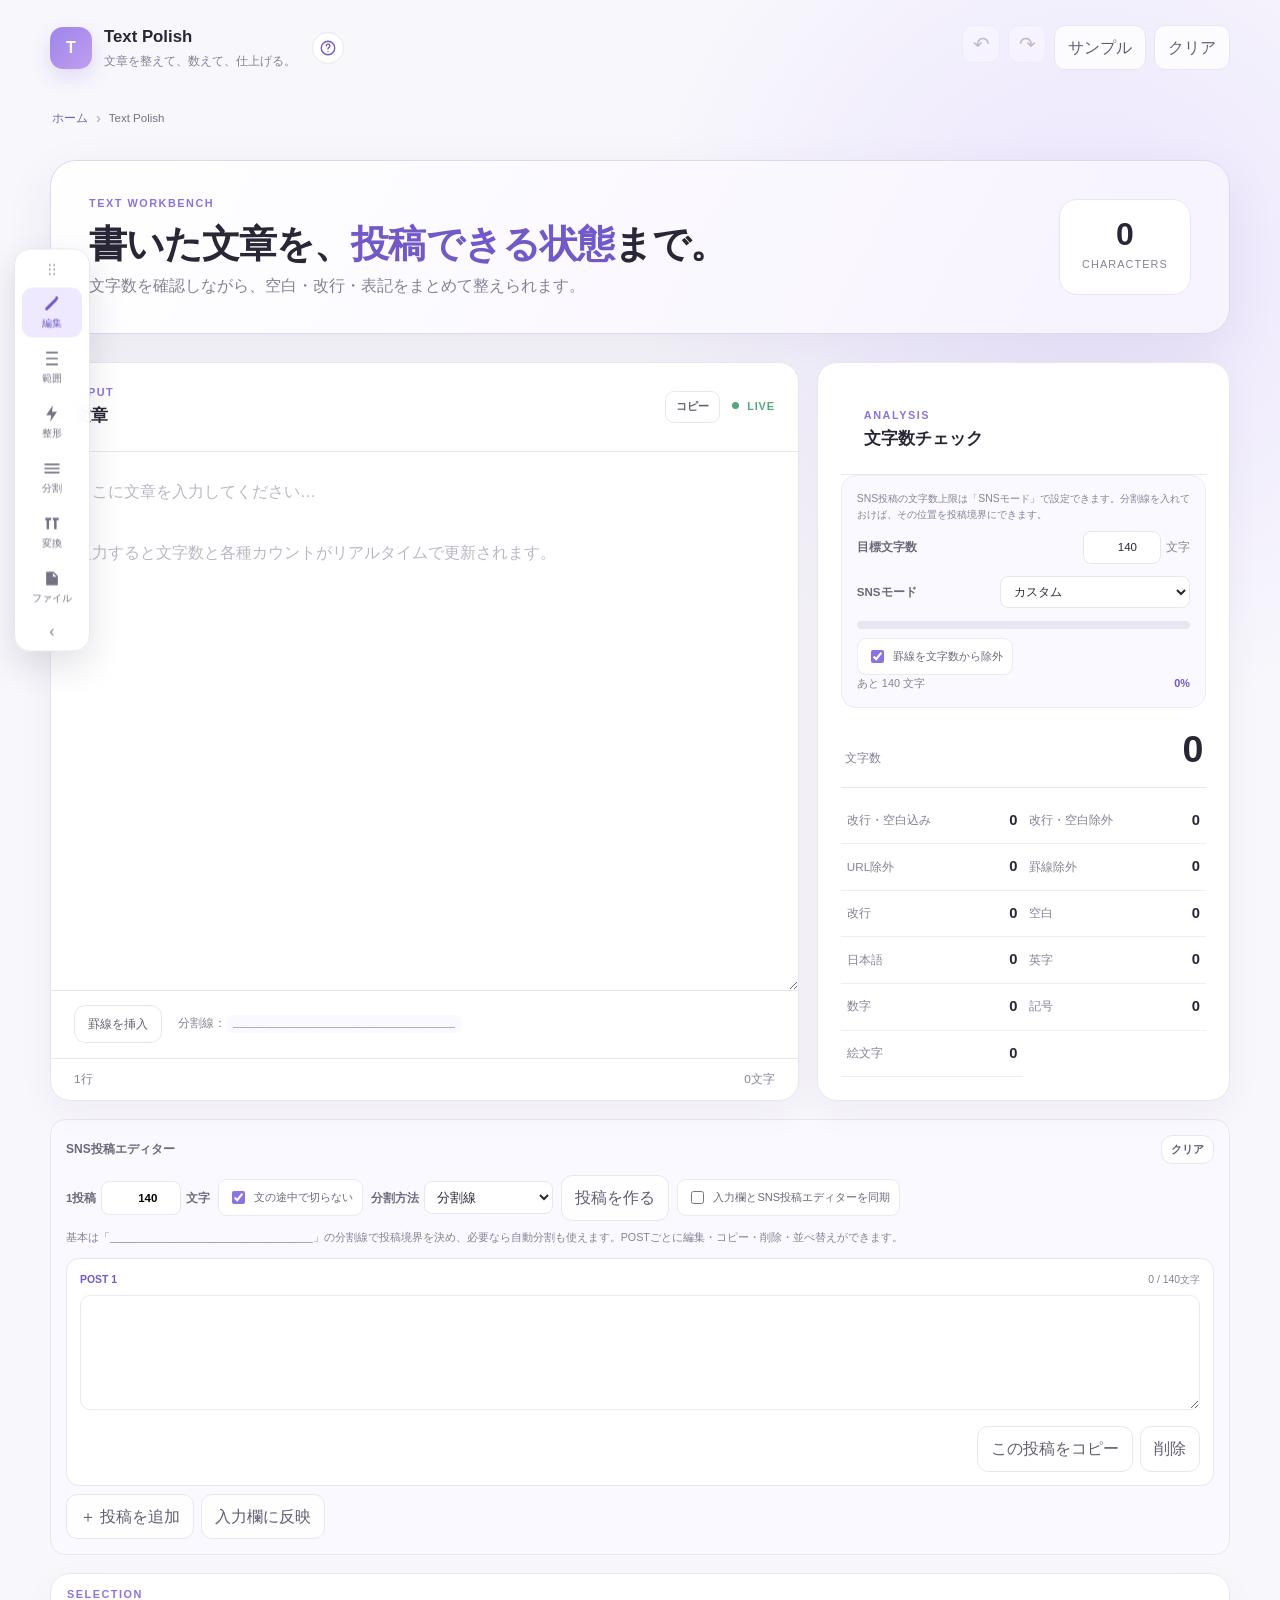
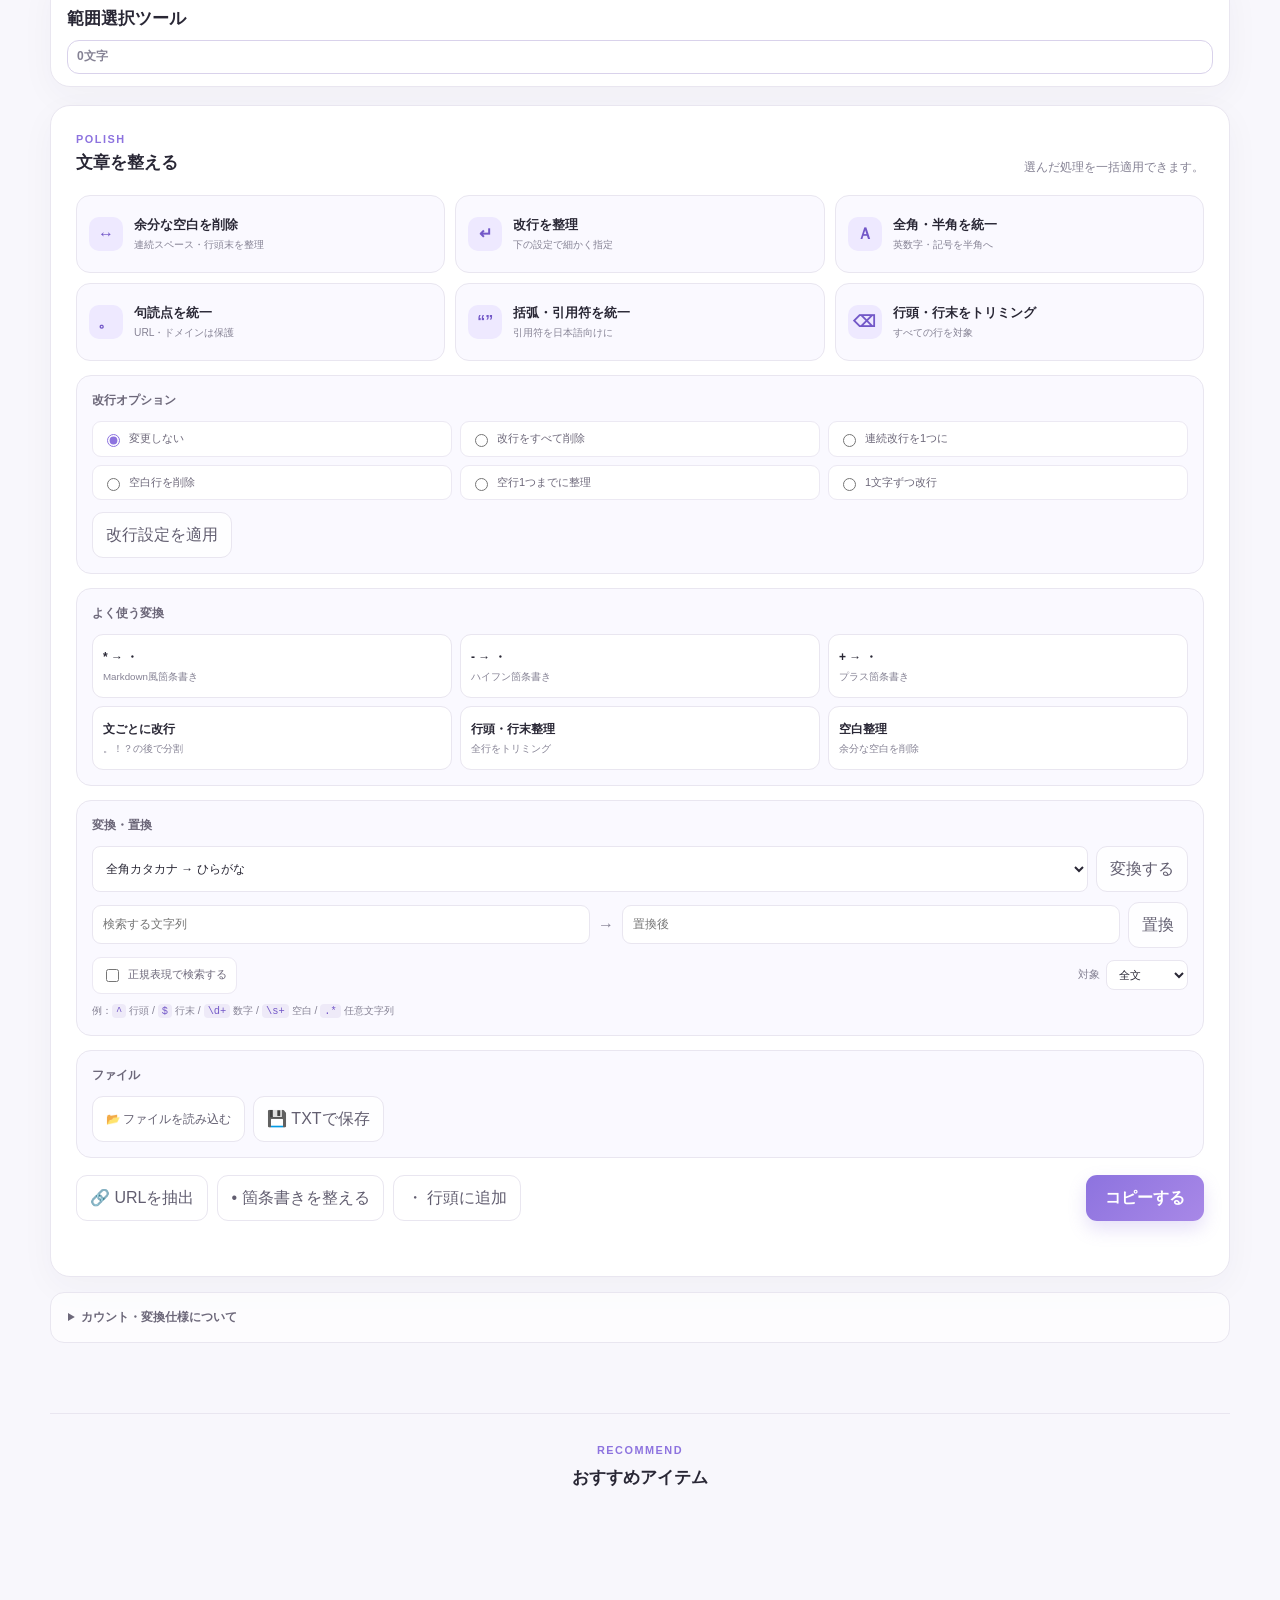
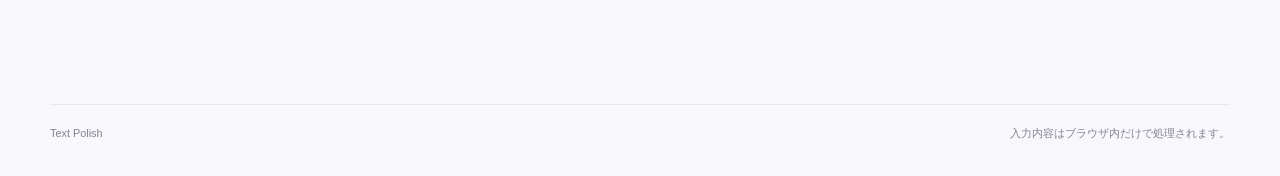
<file: index.html>
<!doctype html>
<html lang="ja">
<head>
<meta charset="UTF-8">
<meta name="viewport" content="width=device-width, initial-scale=1.0">
<meta name="description" content="無料で使える文字数カウント・文章整形ツール。文字数チェック、空白・改行整理、文字変換、検索置換、SNS投稿の分割・編集までブラウザ上で完結。">
<meta name="keywords" content="文字数カウント,文字数計算,文字数チェック,文章整形,テキスト整形,SNS文字数,SNS投稿分割,文章編集,文字変換,テキストエディタ">
<meta name="robots" content="index,follow,max-image-preview:large">
<meta name="googlebot" content="index,follow,max-image-preview:large">
<meta name="author" content="Mitsuki">
<meta name="application-name" content="Text Polish">
<meta name="theme-color" content="#f7f5ff">
<link rel="canonical" href="https://mofu-mitsu.github.io/text-polish/">
<title>文字数カウント・文章整形・SNS投稿分割ツール｜Text Polish</title>

<!-- Open Graph -->
<meta property="og:type" content="website">
<meta property="og:locale" content="ja_JP">
<meta property="og:site_name" content="Text Polish">
<meta property="og:title" content="文字数カウント・文章整形・SNS投稿分割ツール｜Text Polish">
<meta property="og:description" content="文字数チェック、文章整形、文字変換、検索置換、SNS投稿の分割・編集まで。ブラウザで使える無料のテキスト作業ツール。">
<meta property="og:url" content="https://mofu-mitsu.github.io/text-polish/">
<meta property="og:image" content="https://mofu-mitsu.github.io/text-polish/ogp.png">
<meta property="og:image:width" content="1200">
<meta property="og:image:height" content="630">
<meta property="og:image:type" content="image/png">
<meta property="og:image:alt" content="Text Polish｜文字数カウント・文章整形・SNS投稿分割ツール">

<!-- Twitter Card -->
<meta name="twitter:card" content="summary_large_image">
<meta name="twitter:title" content="文字数カウント・文章整形・SNS投稿分割ツール｜Text Polish">
<meta name="twitter:description" content="文字数チェック、文章整形、文字変換、検索置換、SNS投稿の分割・編集まで。ブラウザで使える無料のテキスト作業ツール。">
<meta name="twitter:image" content="https://mofu-mitsu.github.io/text-polish/ogp.png">
<meta name="twitter:image:alt" content="Text Polish｜文字数カウント・文章整形・SNS投稿分割ツール">

<!-- Structured data -->
<script type="application/ld+json">
{
  "@context": "https://schema.org",
  "@type": "WebApplication",
  "name": "Text Polish",
  "url": "https://mofu-mitsu.github.io/text-polish/",
  "description": "文字数カウント、文章整形、文字変換、検索置換、SNS投稿の分割・編集ができる無料のブラウザ完結型テキストツール。",
  "applicationCategory": "UtilitiesApplication",
  "operatingSystem": "Web Browser",
  "inLanguage": "ja",
  "offers": {
    "@type": "Offer",
    "price": "0",
    "priceCurrency": "JPY"
  }
}
</script>

<link rel="stylesheet" href="style.css">
<link rel="icon" href="favicon.svg" type="image/svg+xml">
<!-- Google tag (gtag.js) -->
<script async src="https://www.googletagmanager.com/gtag/js?id=G-GNTX973GET"></script>
<script>
  window.dataLayer = window.dataLayer || [];
  function gtag(){dataLayer.push(arguments);}
  gtag('js', new Date());
  gtag('config', 'G-GNTX973GET');
</script>

<!-- Breadcrumb structured data -->
<script type="application/ld+json">
{
  "@context": "https://schema.org",
  "@type": "BreadcrumbList",
  "itemListElement": [
    {
      "@type": "ListItem",
      "position": 1,
      "name": "ホーム",
      "item": "https://mofu-mitsu.github.io/"
    },
    {
      "@type": "ListItem",
      "position": 2,
      "name": "Text Polish",
      "item": "https://mofu-mitsu.github.io/text-polish/"
    }
  ]
}
</script>
</head>
<body>
<header class="site-header">
  <div class="brand"><span class="brand-mark">T</span><div><h1>Text Polish</h1><p>文章を整えて、数えて、仕上げる。</p></div></div>
  <div class="header-actions"><button class="icon-button" id="undoButton" type="button" title="元に戻す" aria-label="元に戻す" disabled>↶</button><button class="icon-button" id="redoButton" type="button" title="やり直す" aria-label="やり直す" disabled>↷</button><button class="ghost-button" id="sampleButton" type="button">サンプル</button><button class="ghost-button" id="clearButton" type="button">クリア</button></div>
</header>
<nav class="breadcrumb" aria-label="パンくずリスト">
  <a href="https://mofu-mitsu.github.io/">ホーム</a>
  <span aria-hidden="true">›</span>
  <span aria-current="page">Text Polish</span>
</nav>
<div class="quick-toolbar" id="quickToolbar" aria-label="作業ツール">
  <button class="quick-drag" id="quickDrag" type="button" aria-label="ツールバーを移動" title="ドラッグして移動"><svg viewBox="0 0 24 24" aria-hidden="true"><path d="M8 5h2v2H8V5Zm6 0h2v2h-2V5ZM8 11h2v2H8v-2Zm6 0h2v2h-2v-2ZM8 17h2v2H8v-2Zm6 0h2v2h-2v-2Z"/></svg></button>
  <button class="quick-tab active" data-jump="editor-panel" data-detail="文章入力・文字数確認。まずここから作業します。" type="button"><svg viewBox="0 0 24 24" aria-hidden="true"><path d="M4 17.5V20h2.5L18.7 7.8l-2.5-2.5L4 17.5Zm15.4-11.4a1 1 0 0 0 0-1.4l-1.1-1.1a1 1 0 0 0-1.4 0l-1.2 1.2 2.5 2.5 1.2-1.2Z"/></svg><span>編集</span></button>
  <button class="quick-tab" data-jump="selection-tools" data-detail="選択した部分だけを加工。変換・整形・置換を範囲限定で実行できます。" type="button"><svg viewBox="0 0 24 24" aria-hidden="true"><path d="M5 4h14v2H5V4Zm0 14h14v2H5v-2Zm0-7h14v2H5v-2Z"/></svg><span>範囲</span></button>
  <button class="quick-tab" data-jump="quick-tools" data-detail="空白・改行・句読点・箇条書きなど文章の基本整形。" type="button"><svg viewBox="0 0 24 24" aria-hidden="true"><path d="m13 2-8 12h6l-1 8 8-12h-6l1-8Z"/></svg><span>整形</span></button>
  <button class="quick-tab" id="quickDivider" data-detail="入力欄に分割用の罫線を挿入します。" type="button"><svg viewBox="0 0 24 24" aria-hidden="true"><path d="M3 11h18v2H3v-2Zm0-5h18v2H3V6Zm0 10h18v2H3v-2Z"/></svg><span>分割</span></button>
  <button class="quick-tab" data-jump="conversion-tools" data-detail="かな・英字・数字・記号の変換と検索置換。" type="button"><svg viewBox="0 0 24 24" aria-hidden="true"><path d="M4 5h7v3H8.5v11h-3V8H4V5Zm9 0h7v3h-2.5v11h-3V8H13V5Z"/></svg><span>変換</span></button>
  <button class="quick-tab" data-jump="file-tools" data-detail="TXTなどの読み込み・保存。" type="button"><svg viewBox="0 0 24 24" aria-hidden="true"><path d="M5 4h9l5 5v11H5V4Zm8 1.5V10h4.5L13 5.5ZM8 14h8v1.5H8V14Zm0 3h8v1.5H8V17Z"/></svg><span>ファイル</span></button>
  <button class="quick-collapse" id="quickCollapse" type="button" aria-label="ツールバーを折りたたむ" title="折りたたむ">‹</button>
  <div class="quick-detail" id="quickDetail" role="tooltip"></div>
</div>
<main class="app-shell">
<section class="hero"><div><span class="eyebrow">TEXT WORKBENCH</span><h2>書いた文章を、<span>投稿できる状態</span>まで。</h2><p>文字数を確認しながら、空白・改行・表記をまとめて整えられます。</p></div><div class="hero-badge"><strong id="heroCount">0</strong><span>characters</span></div></section>
<section class="workspace">
  <div class="editor-panel panel" id="editor-panel">
    <div class="panel-heading"><div><span class="panel-kicker">INPUT</span><h3>文章</h3></div><div class="input-heading-actions"><button class="input-copy-button" id="inputCopyButton" type="button" title="入力欄の文章をコピー" aria-label="入力欄の文章をコピー">コピー</button><span class="live-status"><i></i> LIVE</span></div></div>
    <textarea id="textInput" spellcheck="false" placeholder="ここに文章を入力してください…&#10;&#10;入力すると文字数と各種カウントがリアルタイムで更新されます。"></textarea><div class="input-tools"><button class="secondary-button" id="inputDividerButton" type="button">罫線を挿入</button><span>分割線：<code>__________________________________</code></span></div>
    <div class="editor-footer"><span id="lineInfo">1行</span><span id="wordInfo">0文字</span></div>
  </div>
  <aside class="stats-panel panel">
    <div class="panel-heading"><div><span class="panel-kicker">ANALYSIS</span><h3>文字数チェック</h3></div></div>
    <div class="target-box"><div class="sns-inline-note">SNS投稿の文字数上限は「SNSモード」で設定できます。分割線を入れておけば、その位置を投稿境界にできます。</div>
      <div class="target-top"><label for="targetCount">目標文字数</label><div class="target-input-wrap"><input id="targetCount" type="number" min="0" max="999999" value="140" inputmode="numeric"><span>文字</span></div></div><div class="sns-row"><label for="snsMode">SNSモード</label><select id="snsMode"><option value="">カスタム</option><option value="x">X / 280</option><option value="xjp">X / 日本語目安 140</option><option value="xlong">X Premium / 長文 25,000</option><option value="bluesky">Bluesky / 300</option><option value="instagram">Instagram / 2,200</option><option value="threads">Threads / 500</option></select></div>
      <div class="progress-track"><div class="progress-bar" id="progressBar"></div></div>
      <div class="divider-count-option"><label class="check-row"><input id="excludeDividerCount" type="checkbox" checked> 罫線を文字数から除外</label></div><div class="progress-meta"><span id="progressText">あと 140 文字</span><span id="progressPercent">0%</span></div>
    </div>
    <div class="primary-stat"><span>文字数</span><strong id="charCount">0</strong></div>
    <div class="stat-grid">
      <div class="stat"><span>改行・空白込み</span><strong id="charCountIncluded">0</strong></div><div class="stat"><span>改行・空白除外</span><strong id="charCountExcluded">0</strong></div>
      <div class="stat"><span>URL除外</span><strong id="urlExcludedCount">0</strong></div><div class="stat"><span>罫線除外</span><strong id="dividerExcludedCount">0</strong></div><div class="stat"><span>改行</span><strong id="lineBreakCount">0</strong></div>
      <div class="stat"><span>空白</span><strong id="spaceCount">0</strong></div><div class="stat"><span>日本語</span><strong id="japaneseCount">0</strong></div>
      <div class="stat"><span>英字</span><strong id="alphaCount">0</strong></div><div class="stat"><span>数字</span><strong id="numberCount">0</strong></div>
      <div class="stat"><span>記号</span><strong id="symbolCount">0</strong></div><div class="stat"><span>絵文字</span><strong id="emojiCount">0</strong></div>
    </div>
  </aside>
</section>
<div class="option-box thread-tools" id="thread-tools">
  <div class="option-title"><span>SNS投稿エディター</span><button class="thread-clear secondary-button" id="threadClear" type="button">クリア</button></div>
  <div class="thread-controls">
    <label>1投稿 <input id="splitLimit" type="number" min="1" max="25000" value="140"> 文字</label>
    <label class="check-row"><input id="splitPreferLines" type="checkbox" checked> 文の途中で切らない</label>
    <label class="thread-method">分割方法 <select id="splitMethod"><option value="divider" selected>分割線</option><option value="smart">文字数＋文境界</option><option value="line">改行位置を優先</option><option value="manual">改行ごとに投稿</option></select></label><button class="secondary-button" id="splitButton" type="button">投稿を作る</button>
    <label class="check-row thread-live-sync"><input id="threadLiveSync" type="checkbox"> 入力欄とSNS投稿エディターを同期</label>
  </div>
  <div class="thread-help">基本は「__________________________________」の分割線で投稿境界を決め、必要なら自動分割も使えます。POSTごとに編集・コピー・削除・並べ替えができます。</div>
  <div class="thread-preview" id="threadPreview"></div>
  <div class="thread-footer-actions"><button class="secondary-button" id="addThreadPost" type="button">＋ 投稿を追加</button><button class="secondary-button" id="applyThread" type="button">入力欄に反映</button></div>
</div>
<section class="tools-section selection-tools" id="selection-tools">
  <div class="section-heading"><div><span class="panel-kicker">SELECTION</span><h3>範囲選択ツール</h3></div><p>範囲を選ぶと、下の変換・整形もすべて選択部分だけに適用できます。</p></div>
  <div class="selection-status" id="selectionStatus">0文字</div>
  <div class="selection-mode"><span>現在の対象</span><strong id="scopeModeLabel">未選択</strong><small>範囲選択中のみ詳細ツールを表示します。</small></div>
  <div class="selection-actions">
    <button class="secondary-button selection-action" data-selection-action="spaces" type="button">空白整理</button><button class="secondary-button selection-action" data-selection-action="linebreaks" type="button">改行整理</button><button class="secondary-button selection-action" data-selection-action="sentenceBreaks" type="button">文ごと改行</button><button class="secondary-button selection-action" data-selection-action="join" type="button">改行を削除</button><button class="secondary-button selection-action" data-selection-action="punctuation" type="button">句読点</button><button class="secondary-button selection-action" data-selection-action="quotes" type="button">引用符</button><button class="secondary-button selection-action="trimLines" type="button">行頭末整理</button>
    <button class="secondary-button selection-action" data-selection-action="width" type="button">全角半角</button><button class="secondary-button selection-action" data-selection-action="asteriskBullet" type="button">* → ・</button><button class="secondary-button selection-action" data-selection-action="dashBullet" type="button">- → ・</button><button class="secondary-button selection-action="plusBullet" type="button">+ → ・</button><button class="secondary-button selection-action" data-selection-action="formatBullets" type="button">箇条書き整理</button><button class="secondary-button selection-action" data-selection-action="addBullets" type="button">行頭に・</button>
    <button class="secondary-button selection-action" data-selection-action="hiragana" type="button">ひらがな</button><button class="secondary-button selection-action" data-selection-action="katakana" type="button">カタカナ</button><button class="secondary-button selection-action" data-selection-action="halfKatakana" type="button">半角カナ</button><button class="secondary-button selection-action" data-selection-action="fullKatakana" type="button">全角カナ</button><button class="secondary-button selection-action" data-selection-action="lower" type="button">小文字</button><button class="secondary-button selection-action" data-selection-action="upper" type="button">大文字</button><button class="secondary-button selection-action" data-selection-action="numberHalf" type="button">数字半角</button><button class="secondary-button selection-action" data-selection-action="numberFull" type="button">数字全角</button><button class="secondary-button selection-action" data-selection-action="symbolHalf" type="button">記号半角</button><button class="secondary-button selection-action" data-selection-action="symbolFull" type="button">記号全角</button>
  </div>
  <div class="selection-note">※ テキストエリアの選択範囲を保持したまま加工します。処理後も変換後の範囲を選択状態にします。</div>
</section>
<section class="tools-section" id="quick-tools">
  <div class="section-heading"><div><span class="panel-kicker">POLISH</span><h3>文章を整える</h3></div><p>選んだ処理を一括適用できます。</p></div>
  <div class="tool-grid">
    <button class="tool-button" data-action="spaces" type="button"><span class="tool-icon">↔</span><span><b>余分な空白を削除</b><small>連続スペース・行頭末を整理</small></span></button><button class="tool-button" data-action="linebreaks" type="button"><span class="tool-icon">↵</span><span><b>改行を整理</b><small>下の設定で細かく指定</small></span></button><button class="tool-button" data-action="width" type="button"><span class="tool-icon">Ａ</span><span><b>全角・半角を統一</b><small>英数字・記号を半角へ</small></span></button><button class="tool-button" data-action="punctuation" type="button"><span class="tool-icon">。</span><span><b>句読点を統一</b><small>URL・ドメインは保護</small></span></button><button class="tool-button" data-action="quotes" type="button"><span class="tool-icon">“”</span><span><b>括弧・引用符を統一</b><small>引用符を日本語向けに</small></span></button><button class="tool-button" data-action="trimLines" type="button"><span class="tool-icon">⌫</span><span><b>行頭・行末をトリミング</b><small>すべての行を対象</small></span></button>
  </div>
  <div class="option-box"><div class="option-title">改行オプション</div><div class="option-grid"><label><input type="radio" name="lineMode" value="keep" checked>変更しない</label><label><input type="radio" name="lineMode" value="join">改行をすべて削除</label><label><input type="radio" name="lineMode" value="single">連続改行を1つに</label><label><input type="radio" name="lineMode" value="blank">空白行を削除</label><label><input type="radio" name="lineMode" value="double">空行1つまでに整理</label><label><input type="radio" name="lineMode" value="char">1文字ずつ改行</label></div><button class="secondary-button" id="applyLineMode" type="button">改行設定を適用</button></div>
  <div class="option-box"><div class="option-title">よく使う変換</div><div class="preset-grid"><button class="preset-button" data-preset="asteriskBullet" type="button"><b>* → ・</b><small>Markdown風箇条書き</small></button><button class="preset-button" data-preset="dashBullet" type="button"><b>- → ・</b><small>ハイフン箇条書き</small></button><button class="preset-button" data-preset="plusBullet" type="button"><b>+ → ・</b><small>プラス箇条書き</small></button><button class="preset-button" data-preset="sentenceBreaks" type="button"><b>文ごとに改行</b><small>。！？の後で分割</small></button><button class="preset-button" data-preset="trimLines" type="button"><b>行頭・行末整理</b><small>全行をトリミング</small></button><button class="preset-button" data-preset="spaces" type="button"><b>空白整理</b><small>余分な空白を削除</small></button></div></div>
  <div class="option-box" id="conversion-tools"><div class="option-title">変換・置換</div><div class="conversion-grid"><select id="conversionType"><option value="hiragana">全角カタカナ → ひらがな</option><option value="katakana">ひらがな → 全角カタカナ</option><option value="halfKatakana">全角カタカナ → 半角カタカナ</option><option value="fullKatakana">半角カタカナ → 全角カタカナ</option><option value="lower">英字 → 小文字</option><option value="upper">英字 → 大文字</option><option value="numberHalf">数字 → 半角</option><option value="numberFull">数字 → 全角</option><option value="symbolHalf">記号 → 半角</option><option value="symbolFull">記号 → 全角</option></select><button class="secondary-button" id="applyConversion" type="button">変換する</button></div><div class="replace-row"><input id="replaceFrom" type="text" placeholder="検索する文字列"><span>→</span><input id="replaceTo" type="text" placeholder="置換後"><button class="secondary-button" id="replaceButton" type="button">置換</button></div><div class="replace-options"><label class="check-row"><input id="regexMode" type="checkbox"> 正規表現で検索する</label><label class="scope-label">対象<select id="replaceScope"><option value="all">全文</option><option value="selection">選択範囲</option></select></label></div><div class="regex-hint">例：<code>^</code> 行頭 / <code>$</code> 行末 / <code>\d+</code> 数字 / <code>\s+</code> 空白 / <code>.*</code> 任意文字列</div></div>
  <div class="option-box" id="file-tools"><div class="option-title">ファイル</div><div class="file-row"><label class="file-button">📂 ファイルを読み込む<input id="fileInput" type="file" accept=".txt,.md,.csv,text/plain,text/markdown,text/csv"></label><button class="secondary-button" id="saveButton" type="button">💾 TXTで保存</button></div></div>
  <div class="action-row"><button class="secondary-button" id="extractUrls" type="button">🔗 URLを抽出</button><button class="secondary-button" id="formatBullets" type="button">• 箇条書きを整える</button><button class="secondary-button" id="addBullets" type="button">・ 行頭に追加</button><button class="primary-button" id="copyButton" type="button">コピーする</button></div>
  <div class="message" id="message" role="status" aria-live="polite"></div>
</section>
<section class="details-section"><details><summary>カウント・変換仕様について</summary><ul><li>文字数はUnicodeコードポイント単位。空白・改行を除外した文字数も表示します。</li><li>URL除外は http / https / www から始まるURLを対象にし、句読点変換でもURL部分を保護します。</li><li>行頭・行末のトリミングはすべての行に適用します。</li><li>正規表現置換はJavaScriptの正規表現を利用します。</li></ul></details></section>
</main>
<section class="affiliate-section" aria-label="おすすめ商品">
  <div class="affiliate-heading">
    <span class="panel-kicker">RECOMMEND</span>
    <h3>おすすめアイテム</h3>
  </div>
  <div class="affiliate-widget" id="rakuten-widget">
    <iframe
      src="rakuten_widget.html"
      title="楽天モーションウィジェット"
      width="468"
      height="160"
      loading="lazy"
      scrolling="no"
      frameborder="0"
      style="border:0;max-width:100%;display:block"
    ></iframe>
  </div>
</section>
<footer class="site-footer"><span>Text Polish</span><span>入力内容はブラウザ内だけで処理されます。</span></footer>
<script src="script.js"></script>
<script src="enhancements.js"></script>
</body>
</html>
</file>
<file: style.css>
:root{--bg:#f8f7fc;--surface:#fff;--surface-soft:#faf9ff;--text:#292735;--muted:#858294;--line:#e9e6f0;--accent:#8d73df;--accent-dark:#7358c8;--accent-soft:#eee9ff;--success:#54a67d;--radius:20px;--shadow:0 18px 50px rgba(62,49,96,.08)}
*{box-sizing:border-box}html{scroll-behavior:smooth}body{margin:0;min-height:100vh;color:var(--text);background:radial-gradient(circle at 85% 8%,rgba(224,213,255,.55),transparent 28rem),var(--bg);font-family:-apple-system,BlinkMacSystemFont,"Noto Sans JP","Hiragino Kaku Gothic ProN","Yu Gothic",sans-serif;line-height:1.6}button,input,textarea{font:inherit}button{cursor:pointer}
.site-header,.app-shell,.site-footer{width:min(1180px,calc(100% - 32px));margin-left:auto;margin-right:auto}.site-header{padding:24px 0;display:flex;align-items:center;justify-content:space-between;gap:20px}.brand{display:flex;align-items:center;gap:12px}.brand-mark{width:42px;height:42px;display:grid;place-items:center;border-radius:13px;color:#fff;background:linear-gradient(135deg,#9c84e8,#c19ff1);font-weight:800;box-shadow:0 8px 20px rgba(141,115,223,.22)}.brand h1{margin:0;font-size:1.05rem}.brand p{margin:1px 0 0;color:var(--muted);font-size:.75rem}.header-actions{display:flex;gap:8px}.ghost-button,.secondary-button{border:1px solid var(--line);background:rgba(255,255,255,.8);color:#625e70;border-radius:11px;padding:9px 13px;transition:.18s}.ghost-button:hover,.secondary-button:hover{border-color:#d5cdf0;background:var(--accent-soft);color:var(--accent-dark)}
.app-shell{margin-bottom:70px}.hero{margin:26px 0 28px;padding:34px 38px;border:1px solid #ded8ee;border-radius:26px;background:linear-gradient(120deg,rgba(255,255,255,.96),rgba(247,243,255,.95));box-shadow:var(--shadow);display:flex;align-items:center;justify-content:space-between;gap:30px}.eyebrow,.panel-kicker{display:block;color:var(--accent);font-size:.68rem;font-weight:800;letter-spacing:.14em}.hero h2{margin:7px 0 5px;font-size:clamp(1.55rem,3vw,2.35rem);line-height:1.3;letter-spacing:-.025em}.hero h2 span{color:var(--accent-dark)}.hero p{margin:0;color:var(--muted)}.hero-badge{min-width:132px;padding:18px 22px;border-radius:18px;background:#fff;border:1px solid var(--line);text-align:center}.hero-badge strong{display:block;font-size:2rem;line-height:1}.hero-badge span{color:var(--muted);font-size:.68rem;letter-spacing:.1em;text-transform:uppercase}
.workspace{display:grid;grid-template-columns:minmax(0,1.45fr) minmax(320px,.8fr);gap:18px}.panel{background:var(--surface);border:1px solid var(--line);border-radius:var(--radius);box-shadow:0 10px 35px rgba(53,45,74,.05)}.editor-panel{min-height:550px;display:flex;flex-direction:column;overflow:hidden}.stats-panel{padding:23px}.panel-heading{padding:21px 23px;display:flex;align-items:center;justify-content:space-between;border-bottom:1px solid var(--line)}.panel-heading h3,.section-heading h3{margin:2px 0 0;font-size:1.05rem}.live-status{color:var(--success);font-size:.68rem;font-weight:800;letter-spacing:.08em}.live-status i{width:7px;height:7px;display:inline-block;margin-right:4px;border-radius:50%;background:currentColor;vertical-align:1px}textarea{width:100%;min-height:430px;flex:1;resize:vertical;border:0;outline:0;padding:25px;color:var(--text);background:#fff;font-size:1rem;line-height:1.9}textarea::placeholder{color:#bbb7c5}.editor-footer{display:flex;justify-content:space-between;padding:11px 23px;border-top:1px solid var(--line);color:var(--muted);font-size:.74rem}
.target-box{margin-bottom:18px;padding:15px;border-radius:15px;background:var(--surface-soft);border:1px solid #eeeaf8}.target-top,.progress-meta{display:flex;align-items:center;justify-content:space-between;gap:12px}.target-top label{font-size:.78rem;color:#6d687a;font-weight:700}.target-input-wrap{display:flex;align-items:center;gap:5px;color:var(--muted);font-size:.72rem}.target-input-wrap input{width:78px;padding:6px 8px;border:1px solid var(--line);border-radius:8px;text-align:right;outline:none;color:var(--text);background:#fff}.target-input-wrap input:focus{border-color:var(--accent)}.progress-track{height:8px;margin:13px 0 7px;overflow:hidden;border-radius:99px;background:#e9e5f2}.progress-bar{width:0;height:100%;border-radius:inherit;background:linear-gradient(90deg,#9b82e6,#c09bea);transition:width .2s}.progress-meta{color:var(--muted);font-size:.68rem}#progressPercent{color:var(--accent-dark);font-weight:800}.primary-stat{padding:5px 4px 18px;display:flex;align-items:end;justify-content:space-between;border-bottom:1px solid var(--line)}.primary-stat span{color:var(--muted);font-size:.78rem}.primary-stat strong{font-size:2.35rem;line-height:1;letter-spacing:-.04em}.stat-grid{display:grid;grid-template-columns:1fr 1fr;margin-top:10px}.stat{padding:11px 6px;display:flex;align-items:center;justify-content:space-between;border-bottom:1px solid #f0eef4}.stat span{color:var(--muted);font-size:.73rem}.stat strong{font-size:.92rem}
.tools-section{margin-top:18px;padding:25px;border:1px solid var(--line);border-radius:var(--radius);background:#fff;box-shadow:0 10px 35px rgba(53,45,74,.04)}.section-heading{display:flex;align-items:end;justify-content:space-between;gap:20px;margin-bottom:18px}.section-heading p{margin:0;color:var(--muted);font-size:.74rem}.tool-grid{display:grid;grid-template-columns:repeat(3,1fr);gap:10px}.tool-button{min-height:78px;display:flex;align-items:center;gap:11px;padding:12px;text-align:left;border:1px solid var(--line);border-radius:14px;background:var(--surface-soft);color:var(--text);transition:.18s}.tool-button:hover{transform:translateY(-1px);border-color:#d5cdf0;background:#f7f3ff;box-shadow:0 7px 20px rgba(91,71,137,.08)}.tool-icon{flex:0 0 34px;width:34px;height:34px;display:grid;place-items:center;border-radius:10px;color:var(--accent-dark);background:var(--accent-soft);font-weight:800}.tool-button b{display:block;font-size:.79rem}.tool-button small{display:block;margin-top:2px;color:var(--muted);font-size:.64rem}.action-row{display:flex;flex-wrap:wrap;gap:9px;margin-top:17px}.primary-button{margin-left:auto;border:0;border-radius:11px;padding:10px 19px;color:#fff;background:linear-gradient(135deg,var(--accent),#a888e7);font-weight:800;box-shadow:0 8px 18px rgba(141,115,223,.22);transition:.18s}.primary-button:hover{transform:translateY(-1px);filter:brightness(1.03)}.message{min-height:20px;margin-top:10px;color:var(--accent-dark);font-size:.72rem}.details-section{margin-top:15px;color:var(--muted);font-size:.75rem}details{padding:15px 17px;border:1px solid var(--line);border-radius:14px;background:rgba(255,255,255,.7)}summary{cursor:pointer;color:#6d687a;font-weight:700}details ul{margin:12px 0 0;padding-left:20px}.site-footer{padding:20px 0 32px;display:flex;justify-content:space-between;gap:20px;color:var(--muted);font-size:.68rem;border-top:1px solid var(--line)}
@media(max-width:850px){.workspace{grid-template-columns:1fr}.editor-panel{min-height:460px}textarea{min-height:340px}.tool-grid{grid-template-columns:1fr 1fr}}@media(max-width:600px){.site-header{padding-top:16px}.brand p{display:none}.hero{padding:24px;align-items:flex-start}.hero-badge{min-width:92px;padding:14px}.hero-badge strong{font-size:1.5rem}.tool-grid{grid-template-columns:1fr}.tools-section{padding:18px}.section-heading{align-items:flex-start;flex-direction:column;gap:4px}.action-row .primary-button{margin-left:0;width:100%}.site-footer{flex-direction:column;gap:5px}}
.icon-button{width:38px;height:38px;padding:0;border:1px solid var(--line);border-radius:11px;background:rgba(255,255,255,.85);color:#625e70;font-size:1.25rem;line-height:1;transition:.18s}.icon-button:hover:not(:disabled){border-color:#d5cdf0;background:var(--accent-soft);color:var(--accent-dark)}.icon-button:disabled{opacity:.35;cursor:not-allowed}
.sns-row{display:flex;align-items:center;justify-content:space-between;gap:10px;margin-top:12px}.sns-row label{font-size:.72rem;color:#6d687a;font-weight:700}.sns-row select,.conversion-grid select{min-width:190px;padding:7px 9px;border:1px solid var(--line);border-radius:8px;background:#fff;color:var(--text);outline:none;font-size:.75rem}.sns-row select:focus,.conversion-grid select:focus{border-color:var(--accent)}
.option-box{margin-top:14px;padding:15px;border:1px solid var(--line);border-radius:15px;background:var(--surface-soft)}.option-title{margin-bottom:11px;color:#6d687a;font-size:.75rem;font-weight:800}.option-grid{display:grid;grid-template-columns:repeat(3,1fr);gap:8px;margin-bottom:12px}.option-grid label,.check-row{display:flex;align-items:center;gap:6px;padding:8px 9px;border:1px solid #ece9f3;border-radius:9px;background:#fff;color:#6d687a;font-size:.69rem}.option-grid input,.check-row input{accent-color:var(--accent)}.conversion-grid{display:flex;gap:8px}.conversion-grid select{flex:1}.replace-row{display:grid;grid-template-columns:1fr auto 1fr auto;align-items:center;gap:8px;margin-top:10px}.replace-row input{min-width:0;padding:9px 10px;border:1px solid var(--line);border-radius:9px;background:#fff;color:var(--text);outline:none;font-size:.75rem}.replace-row input:focus{border-color:var(--accent)}.replace-row>span{color:var(--muted)}.check-row{margin-top:9px;width:max-content}.regex-hint{margin-top:8px;color:var(--muted);font-size:.65rem;line-height:1.8}.regex-hint code{padding:1px 4px;border-radius:4px;background:#eeeaf8;color:var(--accent-dark)}.file-row{display:flex;flex-wrap:wrap;gap:8px}.file-button{display:inline-flex;align-items:center;gap:6px;padding:9px 13px;border:1px solid var(--line);border-radius:11px;background:#fff;color:#625e70;font-size:.72rem;cursor:pointer}.file-button:hover{border-color:#d5cdf0;background:var(--accent-soft);color:var(--accent-dark)}.file-button input{display:none}
@media(max-width:850px){.option-grid{grid-template-columns:1fr 1fr}}@media(max-width:600px){.header-actions{flex-wrap:wrap;justify-content:flex-end}.sns-row{align-items:flex-start;flex-direction:column}.sns-row select{width:100%}.conversion-grid{flex-direction:column}.replace-row{grid-template-columns:1fr}.replace-row>span{display:none}.replace-row .secondary-button{width:100%}.option-grid{grid-template-columns:1fr}.check-row{width:100%}}

.replace-options{display:flex;align-items:center;justify-content:space-between;gap:10px;margin-top:9px}.replace-options .check-row{margin-top:0}.scope-label{display:flex;align-items:center;gap:6px;color:var(--muted);font-size:.68rem}.scope-label select{padding:7px 8px;border:1px solid var(--line);border-radius:8px;background:#fff;color:var(--text);font-size:.7rem}
@media(max-width:600px){.replace-options{align-items:stretch;flex-direction:column}.scope-label{justify-content:space-between}.scope-label select{flex:1}}
.quick-toolbar{position:fixed;left:max(12px,calc((100vw - 1280px)/2));top:50%;transform:translateY(-50%);z-index:30;display:flex;flex-direction:column;gap:6px;padding:7px;border:1px solid var(--line);border-radius:16px;background:rgba(255,255,255,.92);backdrop-filter:blur(12px);box-shadow:0 14px 35px rgba(53,45,74,.12)}.quick-tab{width:58px;min-height:52px;border:0;border-radius:11px;background:transparent;color:#777185;font-size:1rem;display:flex;flex-direction:column;align-items:center;justify-content:center;gap:1px;transition:.18s}.quick-tab span{font-size:.61rem}.quick-tab:hover,.quick-tab.active{background:var(--accent-soft);color:var(--accent-dark)}.selection-tools{scroll-margin-top:24px}.selection-status{padding:12px 14px;border:1px dashed #d9d2eb;border-radius:12px;background:var(--surface-soft);color:var(--muted);font-size:.75rem}.selection-status.has-selection{border-style:solid;color:var(--accent-dark);background:#f6f2ff;font-weight:700}.selection-actions{display:flex;flex-wrap:wrap;gap:8px;margin-top:10px}.selection-action:disabled{opacity:.4;cursor:not-allowed}.selection-note{margin-top:9px;color:var(--muted);font-size:.65rem}.preset-grid{display:grid;grid-template-columns:repeat(3,1fr);gap:8px}.preset-button{min-height:64px;text-align:left;padding:10px;border:1px solid var(--line);border-radius:11px;background:#fff;color:var(--text);transition:.18s}.preset-button:hover{border-color:#d5cdf0;background:var(--accent-soft);color:var(--accent-dark)}.preset-button b{display:block;font-size:.75rem}.preset-button small{display:block;margin-top:2px;color:var(--muted);font-size:.61rem}.thread-controls{display:flex;align-items:center;flex-wrap:wrap;gap:8px}.thread-controls label:first-child{display:flex;align-items:center;gap:5px;color:#6d687a;font-size:.72rem;font-weight:700}.thread-controls input[type=number]{width:80px;padding:7px 8px;border:1px solid var(--line);border-radius:8px;background:#fff;text-align:right}.thread-controls .check-row{margin:0}.thread-preview{display:grid;gap:9px;margin-top:12px}.thread-card{padding:12px;border:1px solid var(--line);border-radius:12px;background:#fff}.thread-card-head{display:flex;justify-content:space-between;align-items:center;margin-bottom:7px;color:var(--muted);font-size:.65rem}.thread-card-head strong{color:var(--accent-dark)}.thread-card-text{white-space:pre-wrap;font-size:.83rem;line-height:1.75}.thread-card-actions{display:flex;justify-content:flex-end;margin-top:8px}.thread-empty{padding:12px;color:var(--muted);font-size:.7rem;background:#fff;border-radius:10px;border:1px dashed var(--line)}@media(max-width:1350px){.quick-toolbar{left:8px}}@media(max-width:1100px){.quick-toolbar{position:sticky;top:8px;left:auto;transform:none;width:max-content;margin:0 auto 12px;flex-direction:row}.quick-tab{width:62px;min-height:44px}}@media(max-width:600px){.quick-toolbar{max-width:calc(100% - 24px);overflow:auto}.quick-tab{flex:0 0 58px}.preset-grid{grid-template-columns:1fr 1fr}.thread-controls{align-items:stretch;flex-direction:column}.thread-controls>*{width:100%}}
/* Floating quick toolbar */
.quick-toolbar{position:fixed;left:14px;top:50%;transform:translateY(-50%);z-index:50;display:flex;flex-direction:column;align-items:center;gap:5px;padding:7px;border:1px solid var(--line);border-radius:16px;background:rgba(255,255,255,.94);backdrop-filter:blur(14px);box-shadow:0 14px 35px rgba(53,45,74,.14);user-select:none}.quick-drag,.quick-collapse{width:34px;height:26px;border:0;border-radius:8px;background:transparent;color:var(--muted);display:grid;place-items:center}.quick-drag{cursor:grab}.quick-drag:active{cursor:grabbing}.quick-drag svg{width:18px;height:18px;fill:currentColor}.quick-tab{position:relative;width:60px;min-height:50px;border:0;border-radius:11px;background:transparent;color:#777185;display:flex;flex-direction:column;align-items:center;justify-content:center;gap:2px;transition:.18s}.quick-tab svg{width:20px;height:20px;fill:currentColor}.quick-tab span{font-size:.6rem}.quick-tab:hover,.quick-tab.active{background:var(--accent-soft);color:var(--accent-dark)}.quick-detail{position:absolute;left:calc(100% + 9px);top:50%;transform:translateY(-50%);width:230px;padding:10px 12px;border:1px solid var(--line);border-radius:11px;background:#fff;color:#625e70;font-size:.7rem;line-height:1.55;box-shadow:0 12px 30px rgba(53,45,74,.14);opacity:0;pointer-events:none;transition:.15s}.quick-detail.show{opacity:1}.quick-toolbar.collapsed{padding:6px}.quick-toolbar.collapsed .quick-tab,.quick-toolbar.collapsed .quick-drag{display:none}.quick-toolbar.collapsed .quick-collapse{font-size:1.15rem}.selection-mode{display:flex;align-items:center;gap:9px;margin-top:10px;padding:9px 11px;border-radius:10px;background:#f8f5ff;color:var(--muted);font-size:.68rem}.selection-mode strong{color:var(--accent-dark)}.selection-mode small{margin-left:auto}.selection-actions{display:grid;grid-template-columns:repeat(5,1fr);gap:8px;margin-top:10px}.selection-action{min-height:38px}.selection-action:disabled{opacity:.42;cursor:not-allowed}.thread-method{display:flex;align-items:center;gap:5px;color:#6d687a;font-size:.72rem;font-weight:700}.thread-method select{padding:7px 8px;border:1px solid var(--line);border-radius:8px;background:#fff;color:var(--text)}.thread-help{margin-top:8px;color:var(--muted);font-size:.67rem}.thread-preview{display:grid;gap:10px;margin-top:12px}.thread-card{padding:13px;border:1px solid var(--line);border-radius:13px;background:#fff}.thread-card.dragging{opacity:.55}.thread-card-head{display:flex;justify-content:space-between;align-items:center;margin-bottom:7px;color:var(--muted);font-size:.65rem}.thread-card-head strong{color:var(--accent-dark)}.thread-edit{width:100%;min-height:105px;resize:vertical;padding:10px;border:1px solid #ece9f3;border-radius:10px;background:#fff;color:var(--text);font-size:.84rem;line-height:1.7;outline:none}.thread-edit:focus{border-color:var(--accent)}.thread-card-actions,.thread-footer-actions{display:flex;justify-content:flex-end;gap:7px;margin-top:8px}.thread-footer-actions{justify-content:flex-start}.thread-empty{padding:12px;color:var(--muted);font-size:.7rem;background:#fff;border-radius:10px;border:1px dashed var(--line)}
@media(max-width:1100px){.quick-toolbar{left:8px;top:50%;transform:translateY(-50%)}.selection-actions{grid-template-columns:repeat(4,1fr)}}@media(max-width:700px){.quick-toolbar{left:auto;right:8px;top:40%;transform:none}.quick-detail{left:auto;right:calc(100% + 9px)}.selection-actions{grid-template-columns:repeat(2,1fr)}.selection-mode{align-items:flex-start;flex-wrap:wrap}.selection-mode small{width:100%;margin-left:0}.thread-controls{align-items:stretch;flex-direction:column}.thread-controls>*{width:100%}.thread-method{justify-content:space-between}.thread-method select{flex:1}}

/* Compact selection tool: expand only while a range is selected */
.selection-tools{transition:padding .2s ease,box-shadow .2s ease}
.selection-tools:not(.is-active){padding:12px 16px}
.selection-tools:not(.is-active) .section-heading p,
.selection-tools:not(.is-active) .selection-mode,
.selection-tools:not(.is-active) .selection-actions,
.selection-tools:not(.is-active) .selection-note{display:none}
.selection-tools:not(.is-active) .section-heading{margin:0;align-items:center}
.selection-tools:not(.is-active) .selection-status{margin-top:8px;padding:6px 9px;border-style:solid;background:transparent;font-weight:700}
.selection-tools.is-active{box-shadow:0 14px 40px rgba(91,71,137,.09)}
.sns-inline-note{margin-bottom:9px;color:var(--muted);font-size:.65rem;line-height:1.5}
.thread-tools{margin-top:18px;scroll-margin-top:24px}


/* Input divider controls */
.input-tools{display:flex;align-items:center;gap:16px;padding:14px 23px 15px;border-top:1px solid var(--line);color:var(--muted);font-size:.72rem;flex-wrap:wrap}.input-tools code{padding:3px 7px;border-radius:6px;background:var(--surface-soft);color:#6d687a;font-size:.68rem;word-break:break-all}.input-tools .secondary-button{white-space:nowrap}@media(max-width:600px){.input-tools{gap:12px;padding:14px 16px 16px}.input-tools span{line-height:1.7}}
.quick-drag{touch-action:none;-webkit-user-select:none;user-select:none;-webkit-touch-callout:none}
@media(max-width:700px){.quick-toolbar{touch-action:none}.quick-drag{width:42px;height:34px}}


/* Rakuten recommendation widget */
.affiliate-section{width:min(100%,1180px);margin:42px auto 0;padding:28px 24px 34px;border-top:1px solid var(--line);text-align:center}.affiliate-heading .panel-kicker{display:block;margin-bottom:6px}.affiliate-heading h3{margin:0 0 18px;font-size:1.05rem}.affiliate-widget{min-height:160px;display:flex;justify-content:center;align-items:center;overflow:hidden}.affiliate-widget iframe{width:468px;height:160px;max-width:100%;border:0;display:block}.affiliate-widget iframe{max-width:100%}@media(max-width:600px){.affiliate-section{margin-top:30px;padding:24px 16px 28px}.affiliate-widget{min-height:160px;overflow-x:auto;justify-content:flex-start}}


/* Input header actions */
.input-heading-actions{display:flex;align-items:center;gap:12px}.input-copy-button{border:1px solid var(--line);background:#fff;color:#625e70;border-radius:9px;padding:6px 10px;font-size:.68rem;font-weight:700;transition:.18s}.input-copy-button:hover{border-color:#d5cdf0;background:var(--accent-soft);color:var(--accent-dark)}.input-copy-button:active{transform:translateY(1px)}
@media(max-width:600px){.input-heading-actions{gap:8px}.input-copy-button{padding:6px 9px}}


/* Breadcrumb */
.breadcrumb{width:min(1180px,calc(100% - 40px));margin:0 auto;padding:12px 2px 4px;display:flex;align-items:center;gap:8px;font-size:.72rem;color:var(--muted)}.breadcrumb a{color:#7566b8;text-decoration:none}.breadcrumb a:hover{text-decoration:underline}.breadcrumb span[aria-hidden="true"]{color:#aaa3b5;font-size:.9rem}.breadcrumb [aria-current="page"]{color:#777181}@media(max-width:600px){.breadcrumb{width:calc(100% - 28px);padding-top:9px;font-size:.68rem}}
</file>
